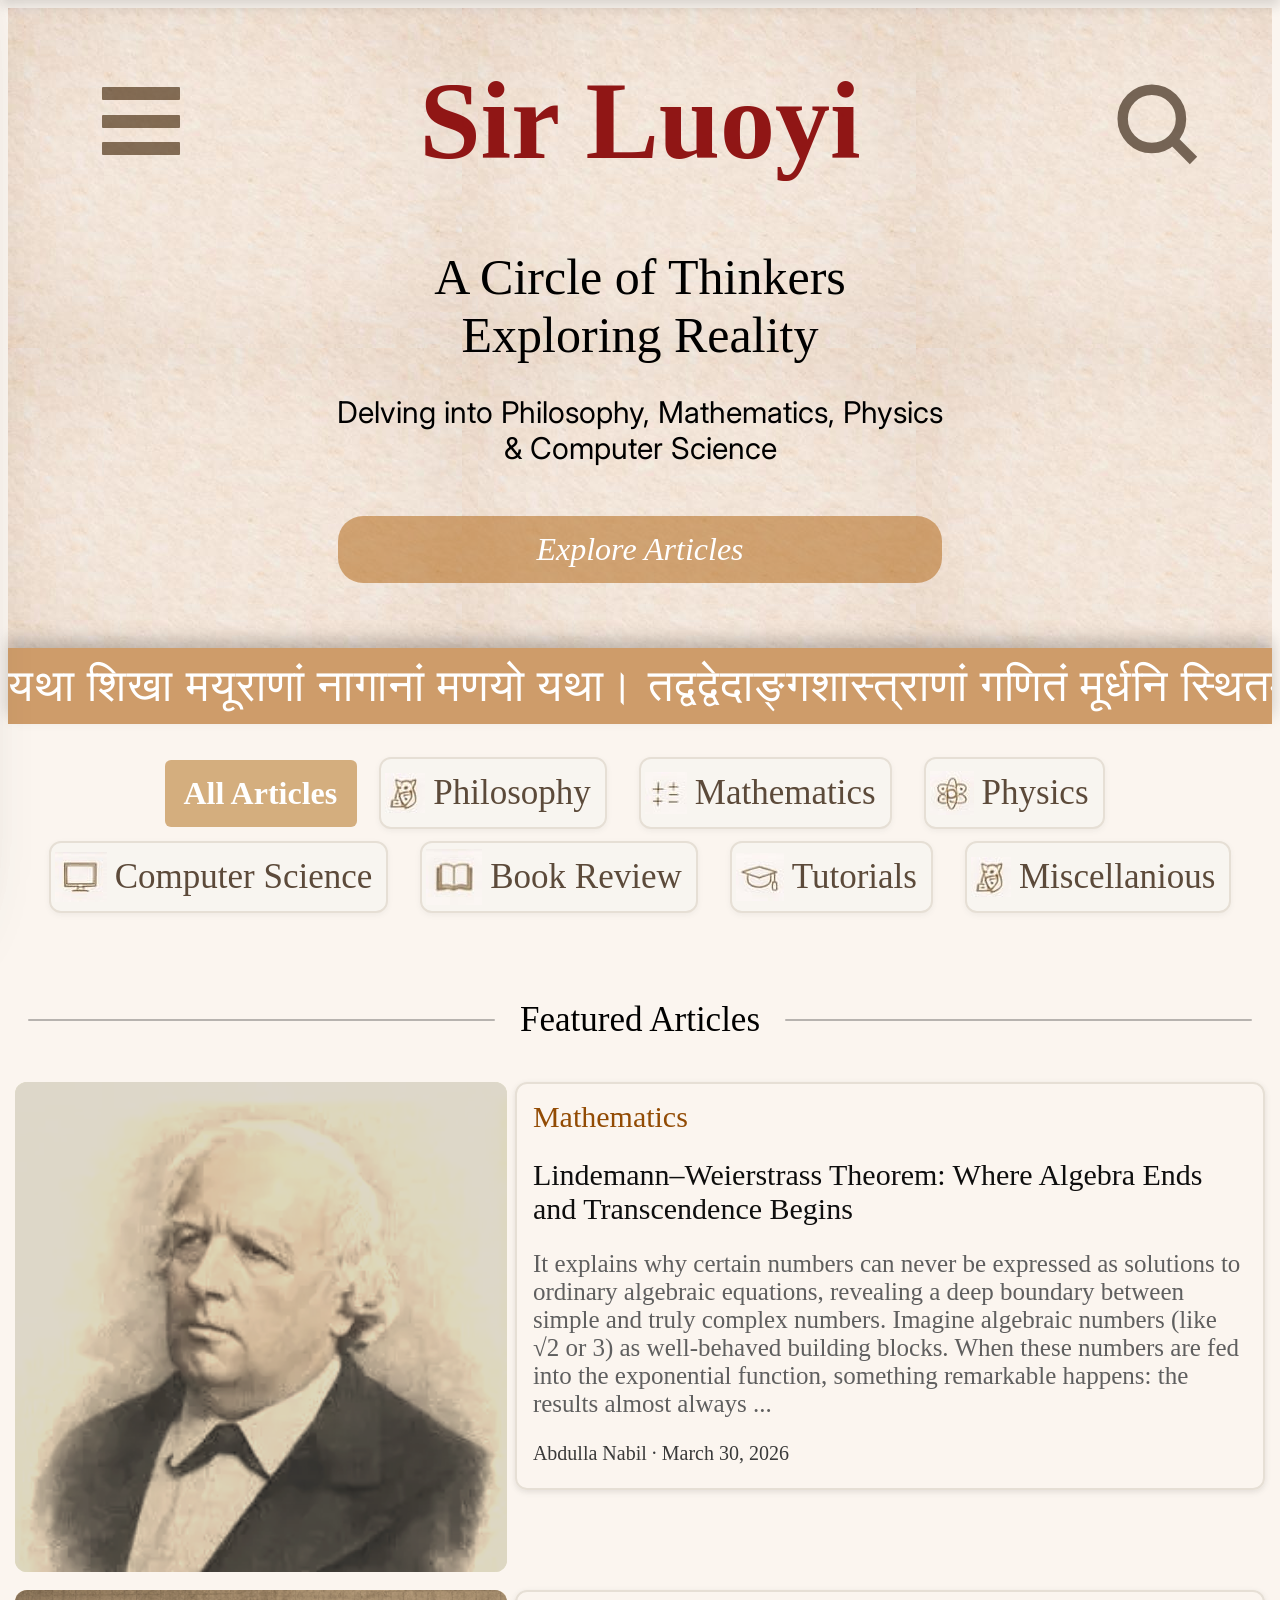
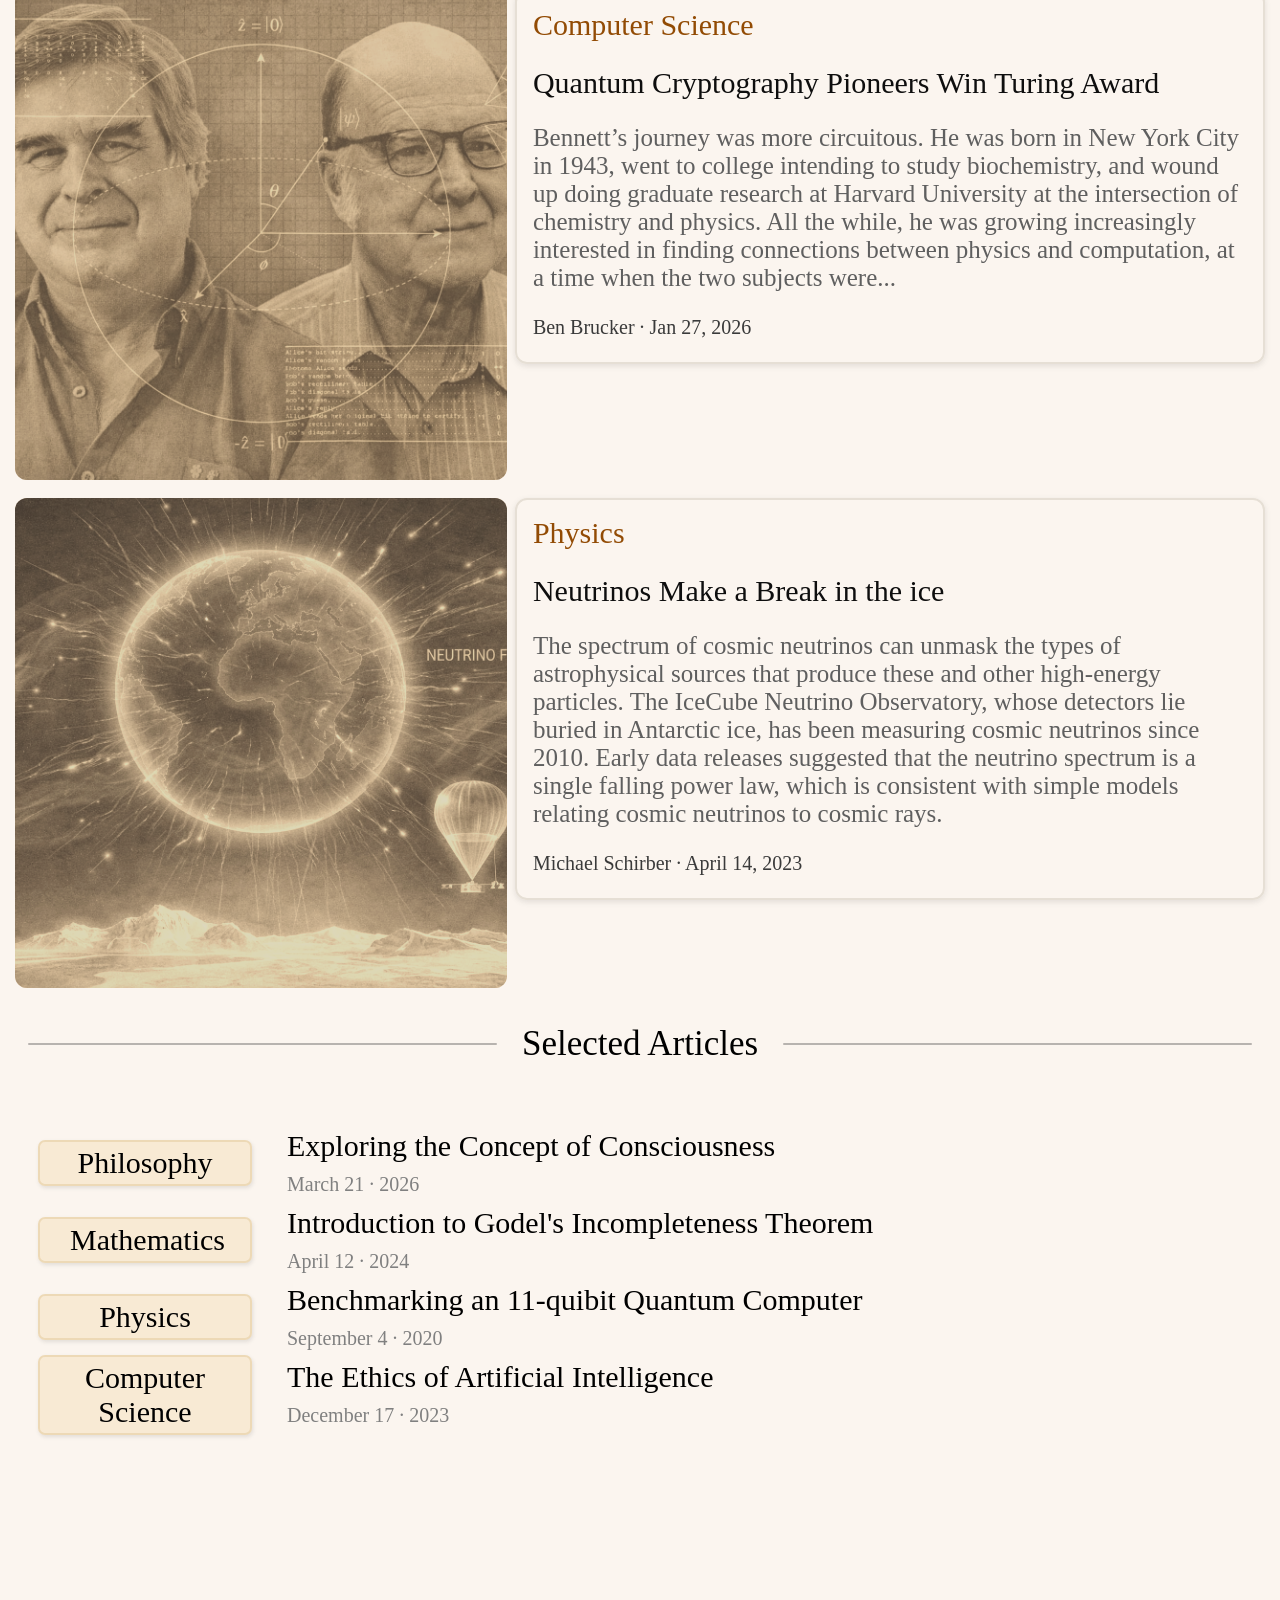
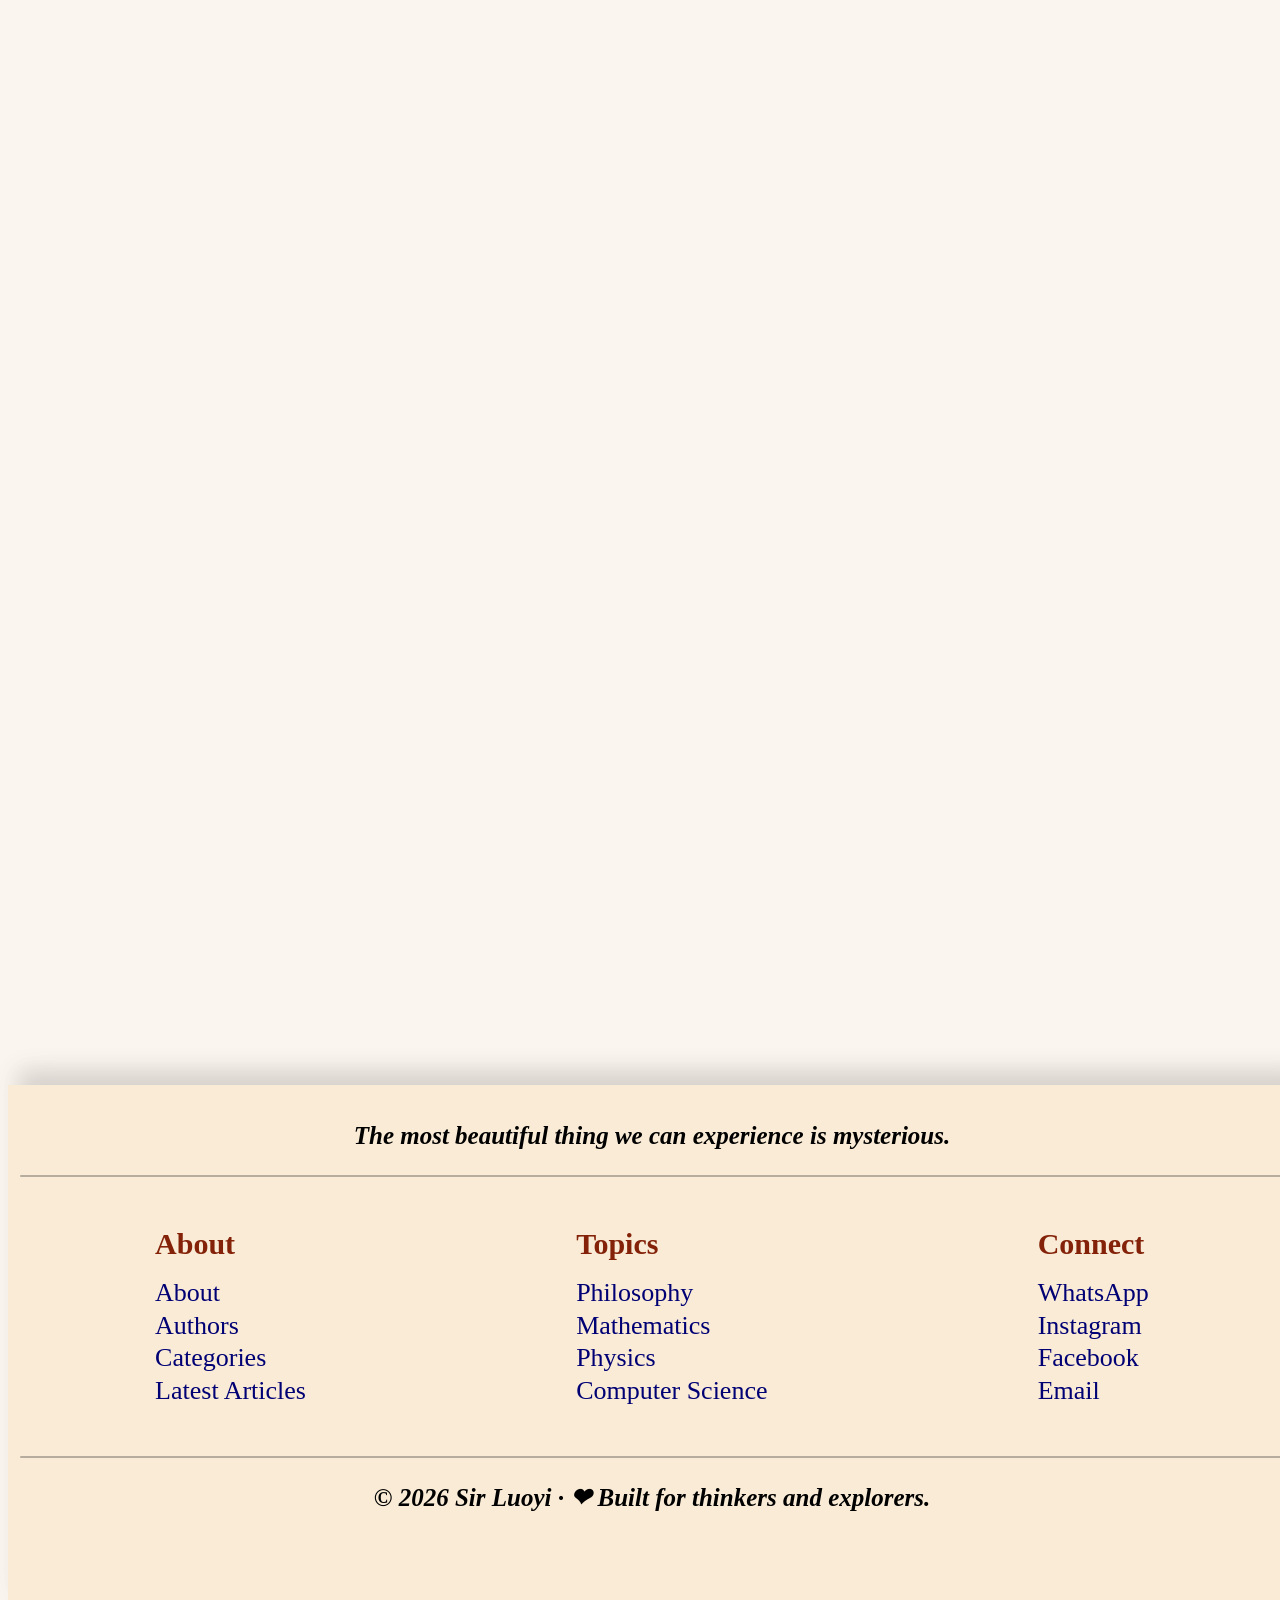
<file: index.html>
<!DOCTYPE html>
<html lang="en">
<head>
    <title>Sir Luoyi &middot Homepage</title>
		<link href="https://fonts.googleapis.com/css2?family=Inter&display=swap" rel="stylesheet">
		<link rel="stylesheet" href="home-page.css">
		<link rel="stylesheet" href="css/home-page-header.css">
</head>

<body>
	
<!-- HERO SECTION -->
<div class="hero-section">
	<div class="header">
		<div class="sirluoyi">Sir Luoyi</div>
	</div>
	<div class="tagline1">A Circle of Thinkers <br> Exploring Reality</div>
	<div class="tagline2">Delving into Philosophy, Mathematics, Physics <br>& Computer Science</div>
	<a class="explore-articles-hero" href="article-webpages/explore-articles-list.html">Explore Articles</a>
</div>
<div class="search-button-hero">
  <input type="text" placeholder="Search Articles" class="search-input">
  <button class="search-button">
	<svg viewBox="0 0 24 24" class="search-icon">
	<circle cx="11" cy="11" r="7"/>
	<line x1="16" y1="16" x2="21" y2="21"/>
  	</svg>
  </button>
</div>

<!-- Hamburger Button Top-->
<button class="hamburger-button-top js-slide">
	<div class="line30 js-slide"></div>
	<div class="line31 js-slide"></div>
	<div class="line32 js-slide"></div>
</button>

<!-- HEADER SECTION -->
<div class="header-article">
    <a href="../index.html" class="header-c1">
      Sir Luoyi
    </a>
    <div class="header-c2">
      <a class="header-c2-children" href="../index.html">Home</a>
      <button class="cat-button">Categories</button>
      <a class="header-c2-children" href="article-webpages/about.html">About</a>
    </div>
    <button class="header-c3 js-slide">
      <div class="line10 js-slide"></div>
      <div class="line11 js-slide"></div>
      <div class="line12 js-slide"></div>
    </button>
</div>

<!--Header Category Dropdown-->
<div class="header-category-drop"></div>

 <!--NAVIGATION BAR-->
<div class="navbar-parent js-navbar-parent js-slide">
	<div class="nav-child1">
		<div class="nav-sirluoyi">
			<div class="nav-sirluoyi-text">Sir Luoyi</div>
			<div class="nav-tagline-text">Explorer &bull; Teacher &bull; Writer</div>
		</div>
	</div>
	<div class="nav-search-box"><input type="text" placeholder="Search Articles"></input></div>
	<div class="js-navbar-category-box"></div>	
</div>

<!--Overlay-->
<div class="overlay js-slide"></div>

<!--Sanskrit Shloka-->
<div class="ticker">
	<div class="ticker-text"></div>
</div>

<!-- CATEGORIES -->
<div class="topics-section">
	<div class="categories">
		Categories
	</div>
	<div class="subtopic-div-1 js-subtopic-div-1"></div>
</div>

<!-- FEATURED ARTICLES SECTION -->
<div class="featured-articles-section">
	<div class="line2"></div>
	<div style="padding-left: 25px; padding-right: 25px;">Featured Articles</div>
	<div class="line2"></div>
</div>

<!--Article Box-->
<div class="js-featured-article-box"></div>

<!--SELECTED ARTICLES SECTION-->

<div class="featured-articles-section">
	<div class="line2"></div>
	<div style="padding: 25px 25px 25px 25px;">Selected Articles</div>
	<div class="line2"></div>
</div>

<!--Selected Articles Box-->
<!--box1-->
<div class="js-selected-articles"></div>

<!--FOOTER-->

<div class="footer">
	<p class="footer-para">The most beautiful thing we can experience is mysterious.</p>
	<div class="line2"></div>
	<div class="footer-box-parent"></div>
	<div class="line2"></div>
	<p class="footer-para">&#169; 2026 Sir Luoyi &middot; &#x2764; Built for thinkers and explorers. </p>
</div>

</body>

<script type="module" src="home-page.js"></script>

</html>
</file>
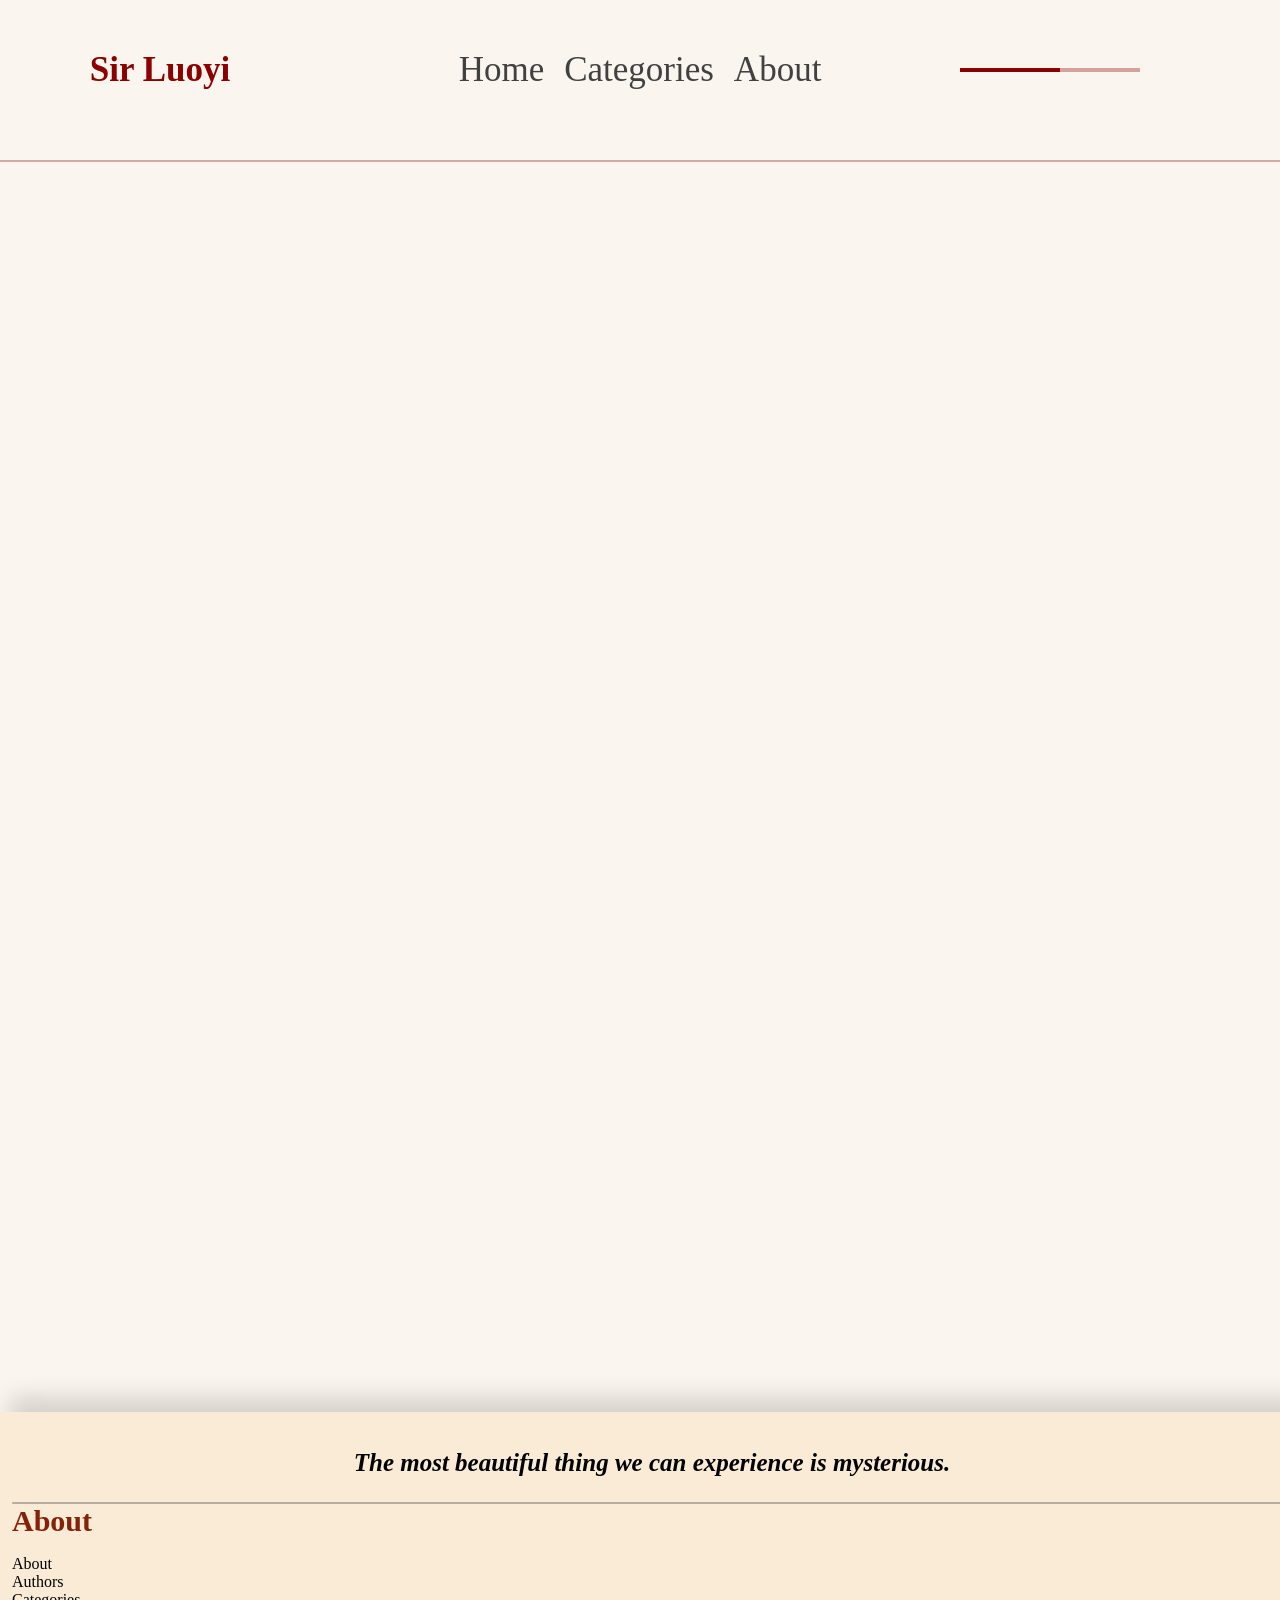
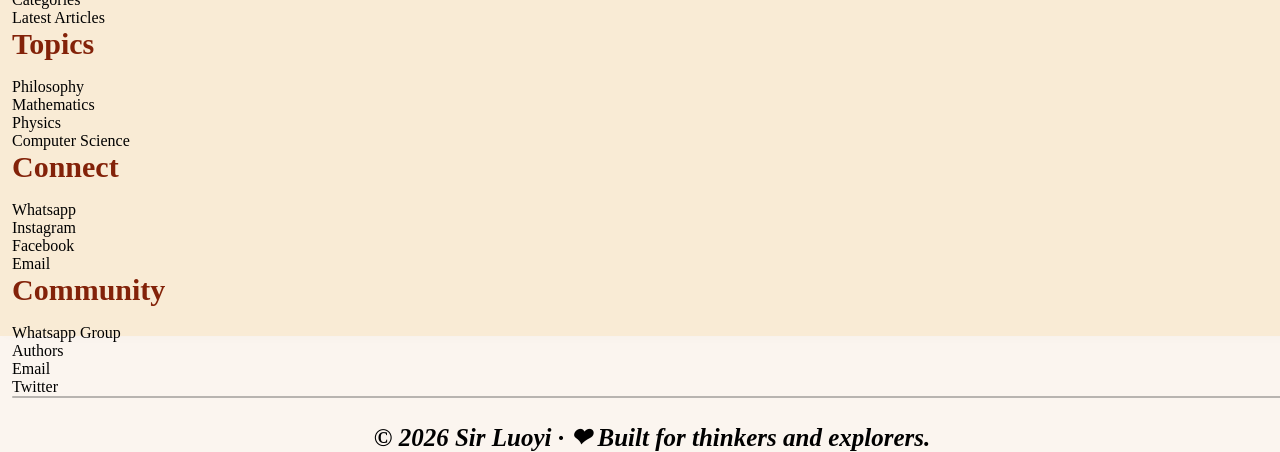
<file: article-webpages/about.html>
<!DOCTYPE html>
<html>
<head>
    <title> Philosophy </title>
    <link rel="stylesheet" href="../css/articles-header.css">
    <link rel="stylesheet" href="../home-page.css">
</head>

<body>
<!-- HEADER SECTION -->
  <div class="header">
    <a href="../index.html" class="header-c1">
      Sir Luoyi
    </a>
    <div class="header-c2">
      <div>Home</div>
      <div>Categories</div>
      <div>About</div>
    </div>
    <div class="header-c3">
      <div class="header-c31"></div>
      <div class="header-c32"></div>
    </div>
  </div>
  <div class="header-line-bottom"></div>

<!-- ARTICLE SECTION-->
 <!--Article Header-->

<div></div>

<!--FOOTER-->

<div class="footer">
	<p class="footer-para">The most beautiful thing we can experience is mysterious.</p>
	<div class="line2"></div>

	<div class="footer-child">
		<div class="footer-box">
			<div class="footer-box-header">About</div>
			<div>
				<div class="fbh-child">About</div>
				<div class="fbh-child">Authors</div>
				<div class="fbh-child">Categories</div>
				<div class="fbh-child">Latest Articles</div>
			</div>
		</div>

		<div class="footer-box">
			<div class="footer-box-header">Topics</div>
			<div>
				<div class="fbh-child">Philosophy</div>
				<div class="fbh-child">Mathematics</div>
				<div class="fbh-child">Physics</div>
				<div class="fbh-child">Computer Science</div>
			</div>
		</div>


		<div class="footer-box">
			<div class="footer-box-header">Connect</div>
			<div>
				<div class="fbh-child">Whatsapp</div>
				<div class="fbh-child">Instagram</div>
				<div class="fbh-child">Facebook</div>
				<div class="fbh-child">Email</div>
			</div>
		</div>


		<div class="footer-box">
			<div class="footer-box-header">Community</div>
			<div>
				<div class="fbh-child">Whatsapp Group</div>
				<div class="fbh-child">Authors</div>
				<div class="fbh-child">Email</div>
				<div class="fbh-child">Twitter</div>
			</div>
		</div>
	</div>

	<div class="line2"></div>

	<p class="footer-para">&#169; 2026 Sir Luoyi &middot; &#x2764; Built for thinkers and explorers. </p>

</div>


</body>
</html>
</file>
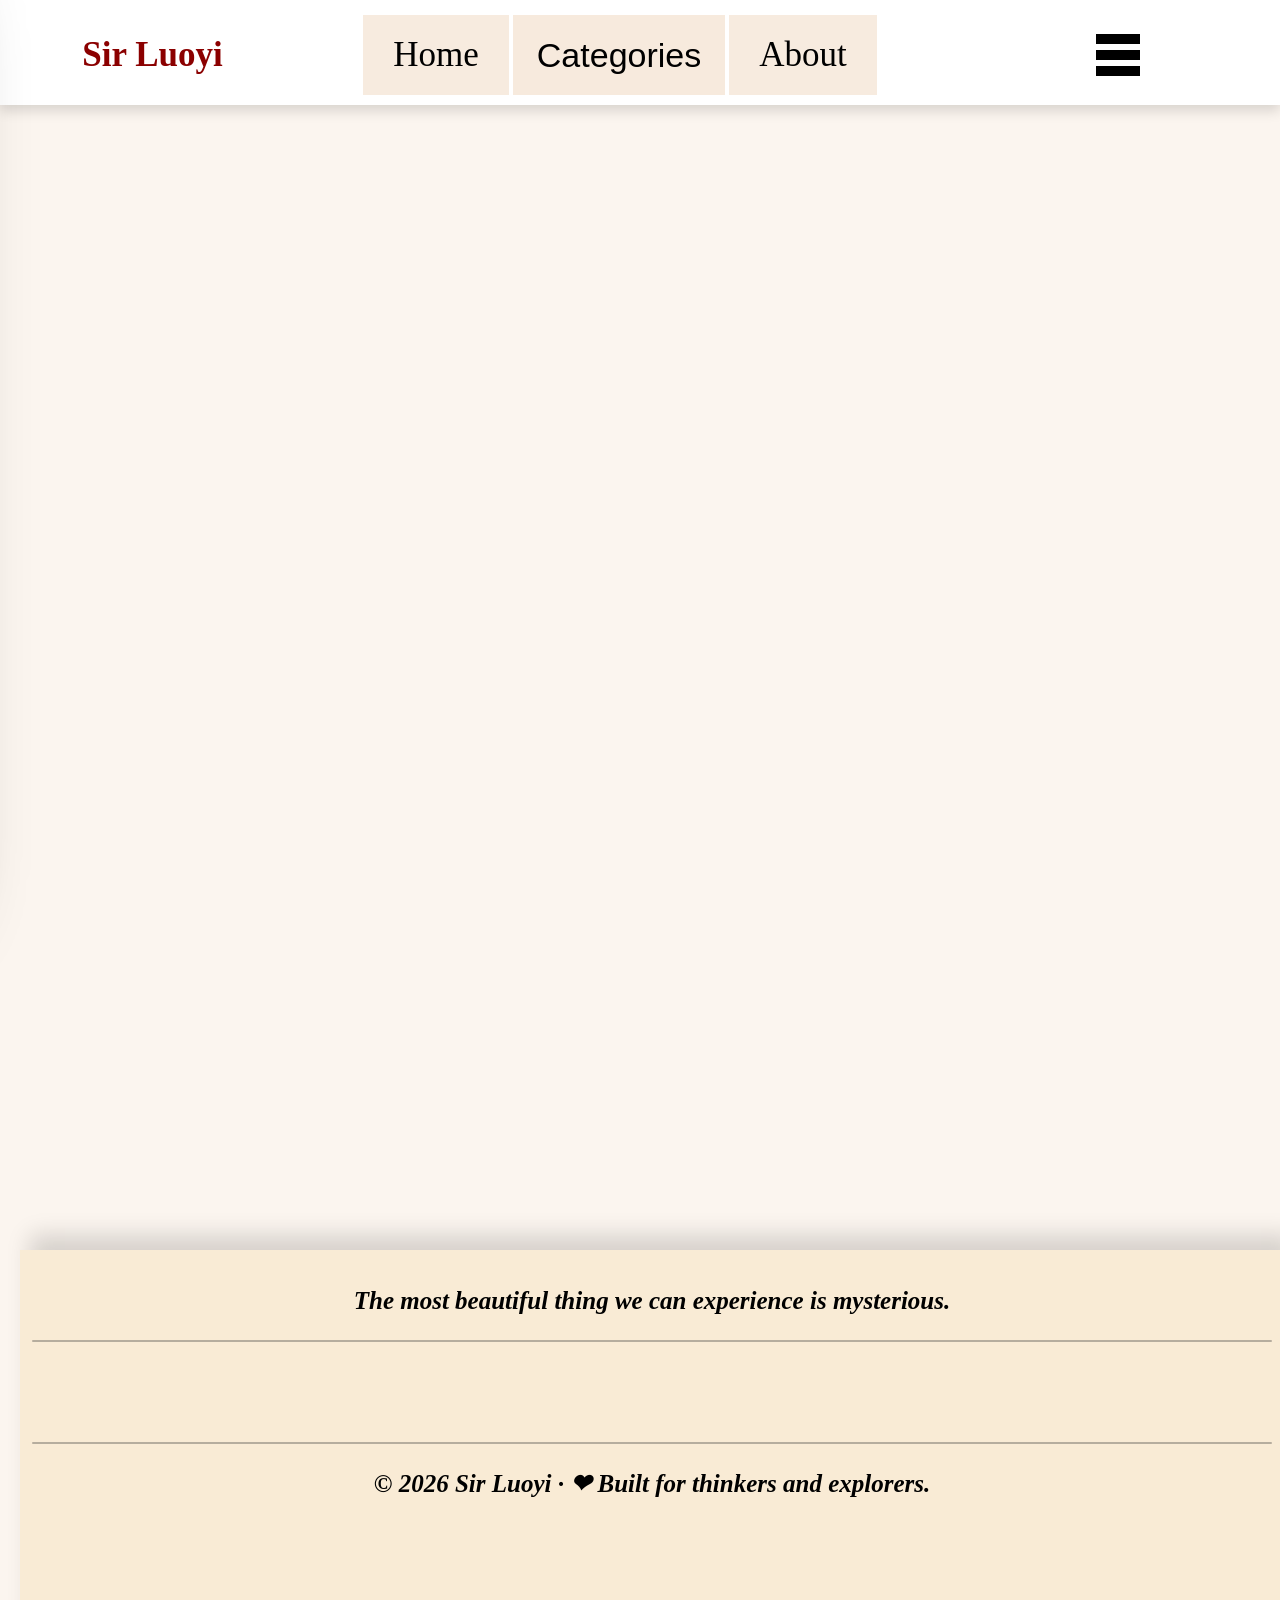
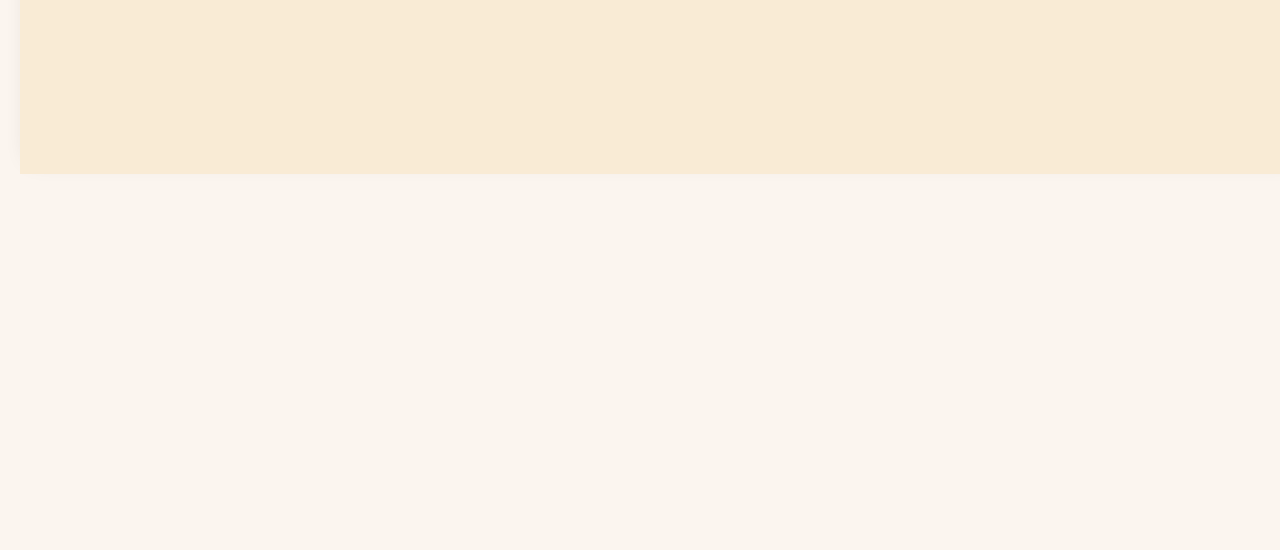
<file: article-webpages/article.html>
<!DOCTYPE html>
<html>
<head>
    <title>Sir Luoyi</title>
    <link rel="stylesheet" href="../css/article-page-header.css">
    <link rel="stylesheet" href="../css/article.css">
    <link rel="stylesheet" href="../home-page.css">
    <link rel="stylesheet" href="../css/home-page-header.css">
    
</head>

<body>

<!-- HEADER SECTION -->
<div class="art-header-article">
    <a href="../index.html" class="header-c1">
      Sir Luoyi
    </a>
    <div class="header-c2">
      <a class="header-c2-children" href="../index.html">Home</a>
      <button class="cat-button art-cat-button js-art-dropdown">Categories</button>
      <a class="header-c2-children" href="about.html">About</a>
    </div>
    <button class="hamburger-button">
      <div class="art-line10 js-art-active"></div>
      <div class="art-line11 js-art-active"></div>
      <div class="art-line12 js-art-active"></div>
    </button>
</div>

<!--Header Category Dropdown-->
<div class="header-category-drop js-art-dropdown"></div>
<!--Progress Bar-->
<div class="art-progress-bar"></div>

<!--NAVIGATION BAR-->
<div class="art-navbar-parent js-art-active">
	<div class="nav-child1">
		<div class="nav-sirluoyi">
			<div class="nav-sirluoyi-text">Sir Luoyi</div>
			<div class="nav-tagline-text">Explorer &bull; Teacher &bull; Writer</div>
		</div>
	</div>
  <div class="nav-search-box"><input type="text" placeholder="Search Articles"></input></div>
	<div class="art-js-navbar-category-box"></div>	
</div>

<!--Overlay-->
<div class="overlay js-slide js-art-active"></div>













<!-- ARTICLE SECTION-->
<div class="js-import-articles"></div>

<!--FOOTER-->
<div class="footer">
	<p class="footer-para">The most beautiful thing we can experience is mysterious.</p>
	<div class="line2"></div>
	<div class="footer-box-parent"></div>
	<div class="line2"></div>
	<p class="footer-para">&#169; 2026 Sir Luoyi &middot; &#x2764; Built for thinkers and explorers. </p>
</div>


<script type="module" src="../scripts/article.js"></script>
</body>
</html>
</file>
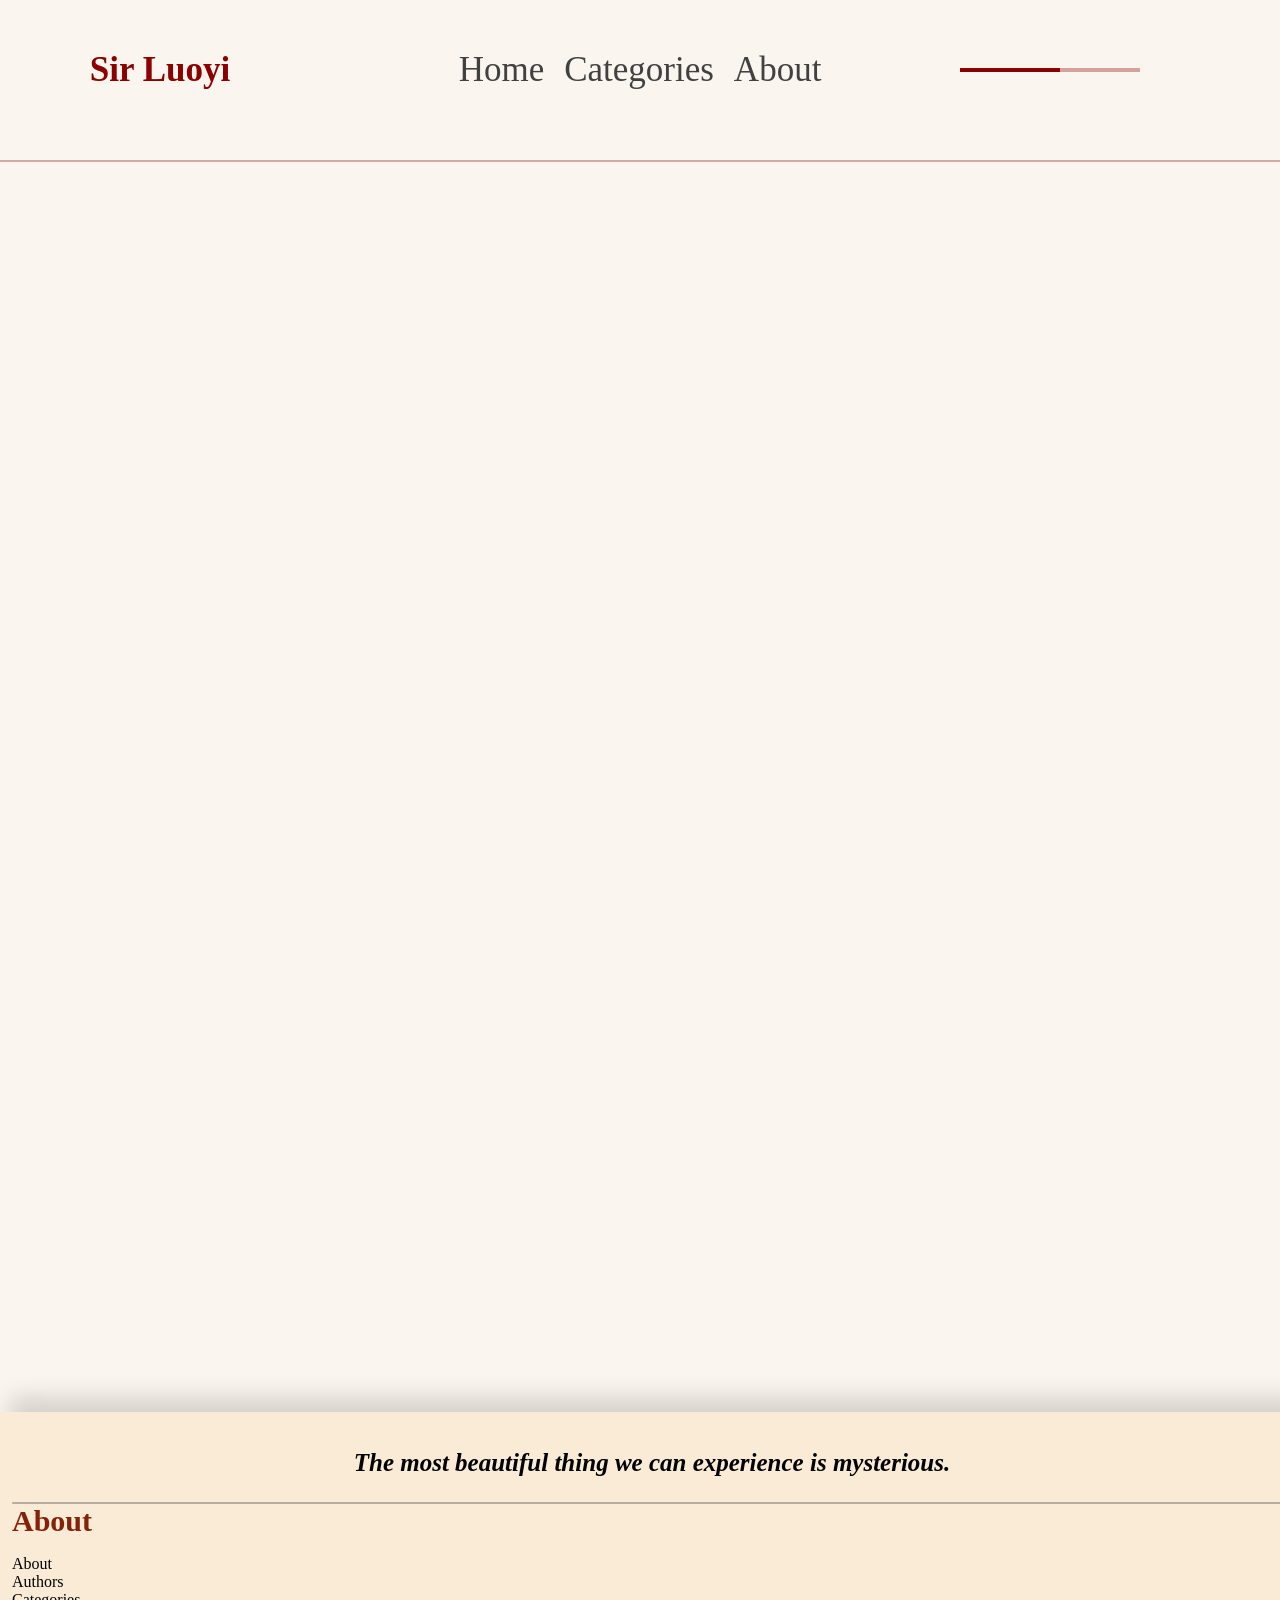
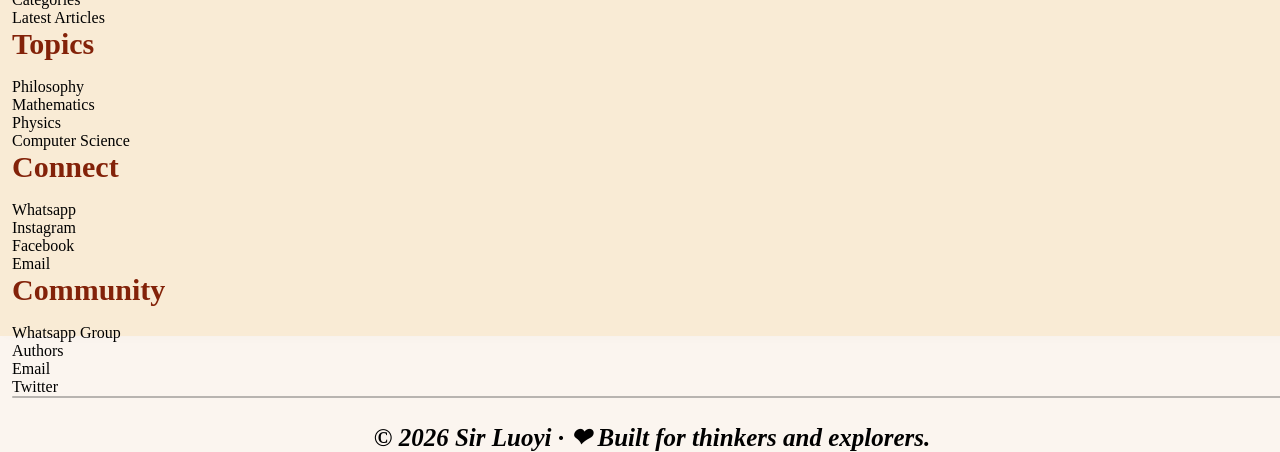
<file: article-webpages/author.html>
<html>
<head>
    <title> Philosophy </title>
    <link rel="stylesheet" href="../css/articles-header.css">
    <link rel="stylesheet" href="../home-page.css">
</head>

<body>
<!-- HEADER SECTION -->
  <div class="header">
    <a href="../index.html" class="header-c1">
      Sir Luoyi
    </a>
    <div class="header-c2">
      <div>Home</div>
      <div>Categories</div>
      <div>About</div>
    </div>
    <div class="header-c3">
      <div class="header-c31"></div>
      <div class="header-c32"></div>
    </div>
  </div>
  <div class="header-line-bottom"></div>

<!-- ARTICLE SECTION-->
 <!--Article Header-->

<div></div>

<!--FOOTER-->

<div class="footer">
	<p class="footer-para">The most beautiful thing we can experience is mysterious.</p>
	<div class="line2"></div>

	<div class="footer-child">
		<div class="footer-box">
			<div class="footer-box-header">About</div>
			<div>
				<div class="fbh-child">About</div>
				<div class="fbh-child">Authors</div>
				<div class="fbh-child">Categories</div>
				<div class="fbh-child">Latest Articles</div>
			</div>
		</div>

		<div class="footer-box">
			<div class="footer-box-header">Topics</div>
			<div>
				<div class="fbh-child">Philosophy</div>
				<div class="fbh-child">Mathematics</div>
				<div class="fbh-child">Physics</div>
				<div class="fbh-child">Computer Science</div>
			</div>
		</div>


		<div class="footer-box">
			<div class="footer-box-header">Connect</div>
			<div>
				<div class="fbh-child">Whatsapp</div>
				<div class="fbh-child">Instagram</div>
				<div class="fbh-child">Facebook</div>
				<div class="fbh-child">Email</div>
			</div>
		</div>


		<div class="footer-box">
			<div class="footer-box-header">Community</div>
			<div>
				<div class="fbh-child">Whatsapp Group</div>
				<div class="fbh-child">Authors</div>
				<div class="fbh-child">Email</div>
				<div class="fbh-child">Twitter</div>
			</div>
		</div>
	</div>

	<div class="line2"></div>

	<p class="footer-para">&#169; 2026 Sir Luoyi &middot; &#x2764; Built for thinkers and explorers. </p>

</div>


</body>
</html>
</file>
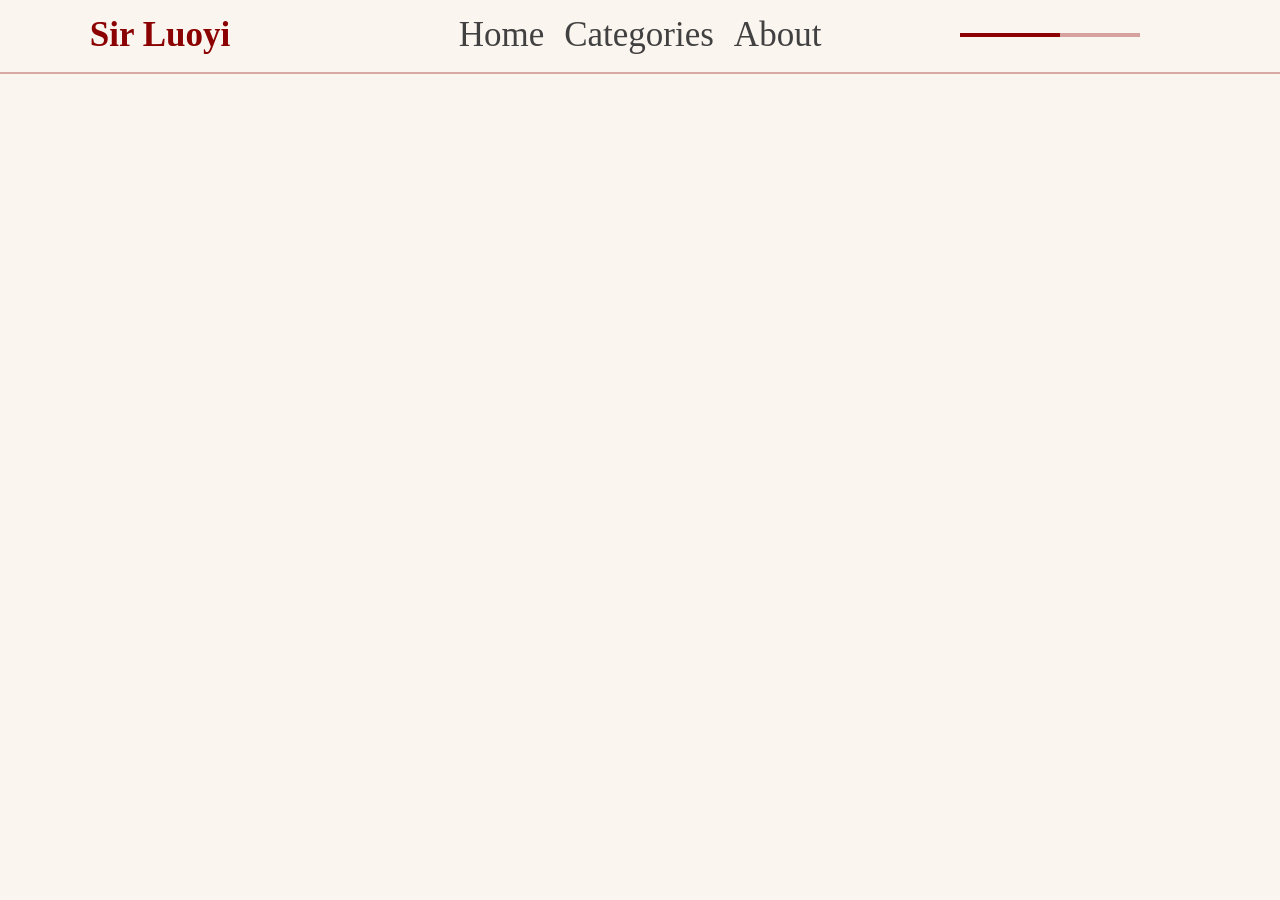
<file: article-webpages/book-reviews.html>
<!DOCTYPE html>
<html>
<head>
    <title> Philosophy </title>
    <link rel="stylesheet" href="articles-header.css">
</head>

<body>
  <!-- HEADER SECTION -->
  <div class="header">
    <a href="../index.html" class="header-c1">
      Sir Luoyi
    </a>
    <div class="header-c2">
      <div>Home</div>
      <div>Categories</div>
      <div>About</div>
    </div>
    <div class="header-c3">
      <div class="header-c31"></div>
      <div class="header-c32"></div>
    </div>
  </div>
  <div class="header-line-bottom"></div>

</body>
</html>
</file>
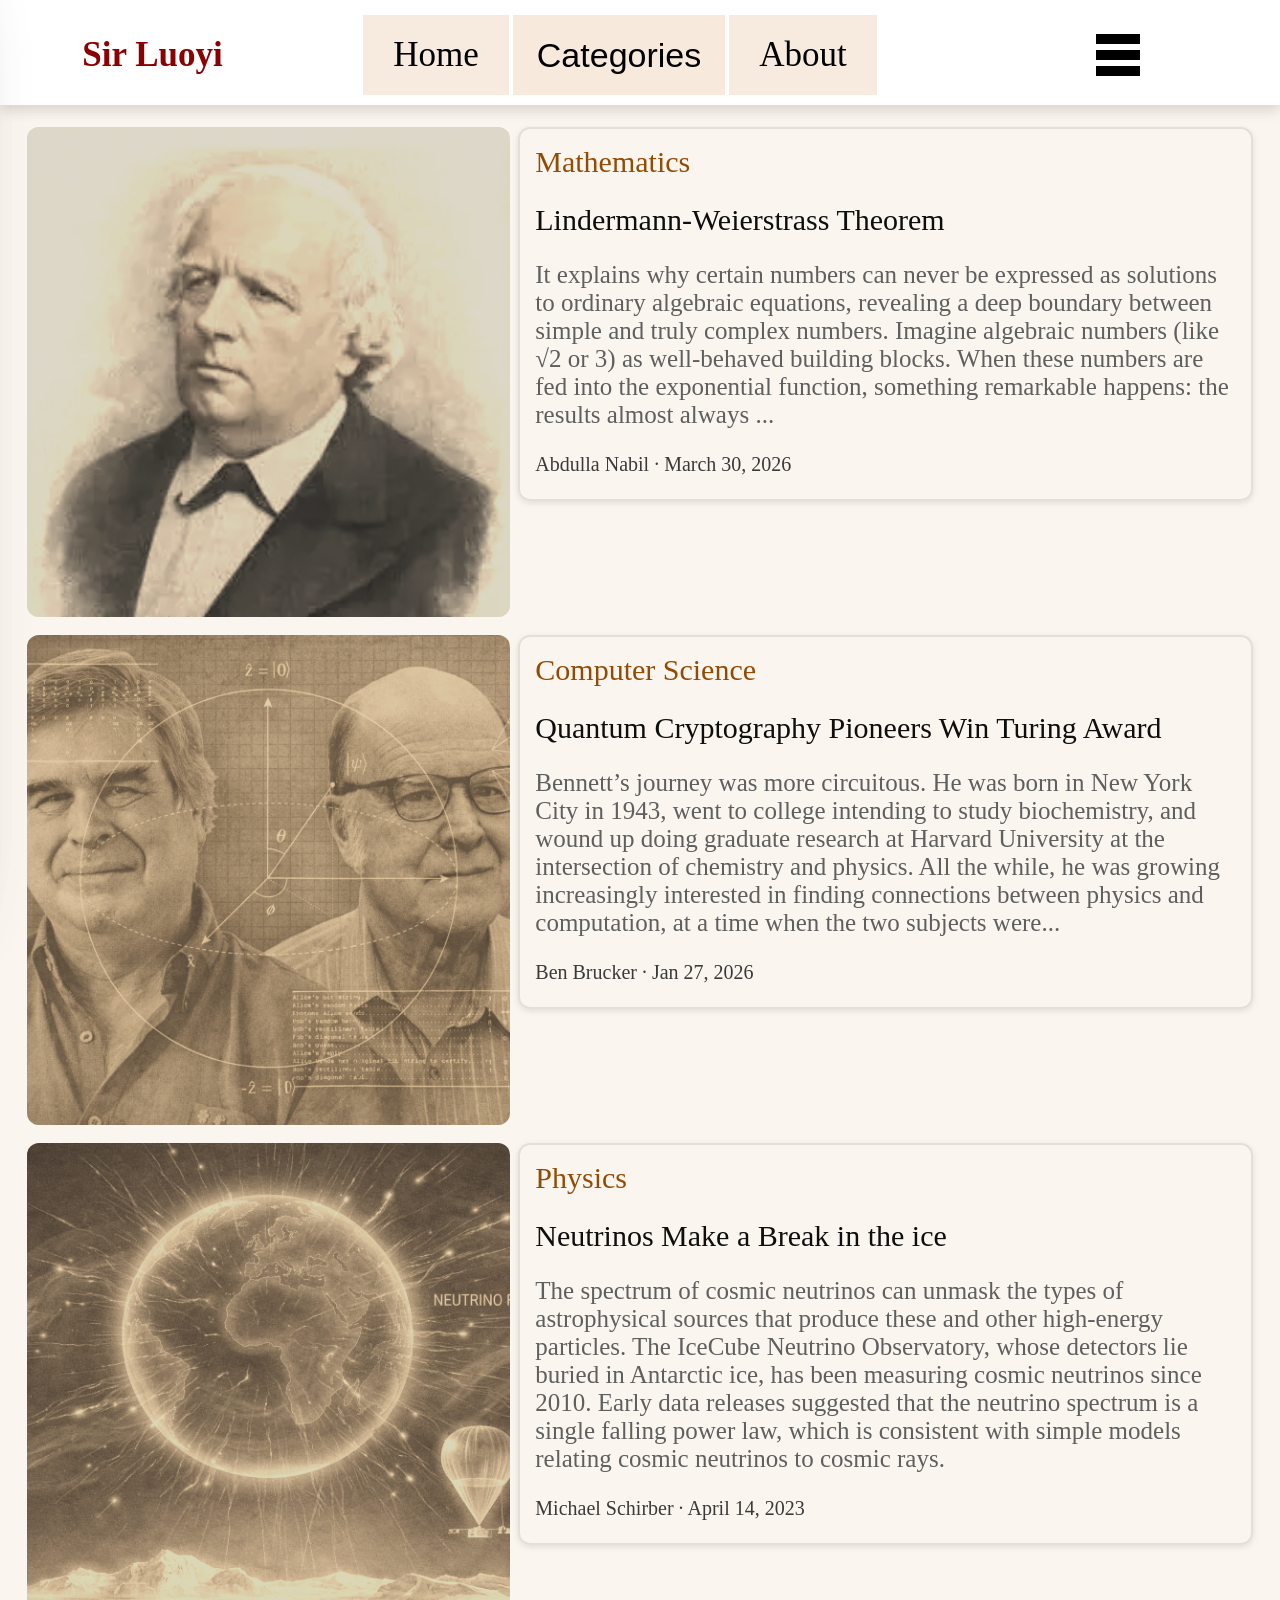
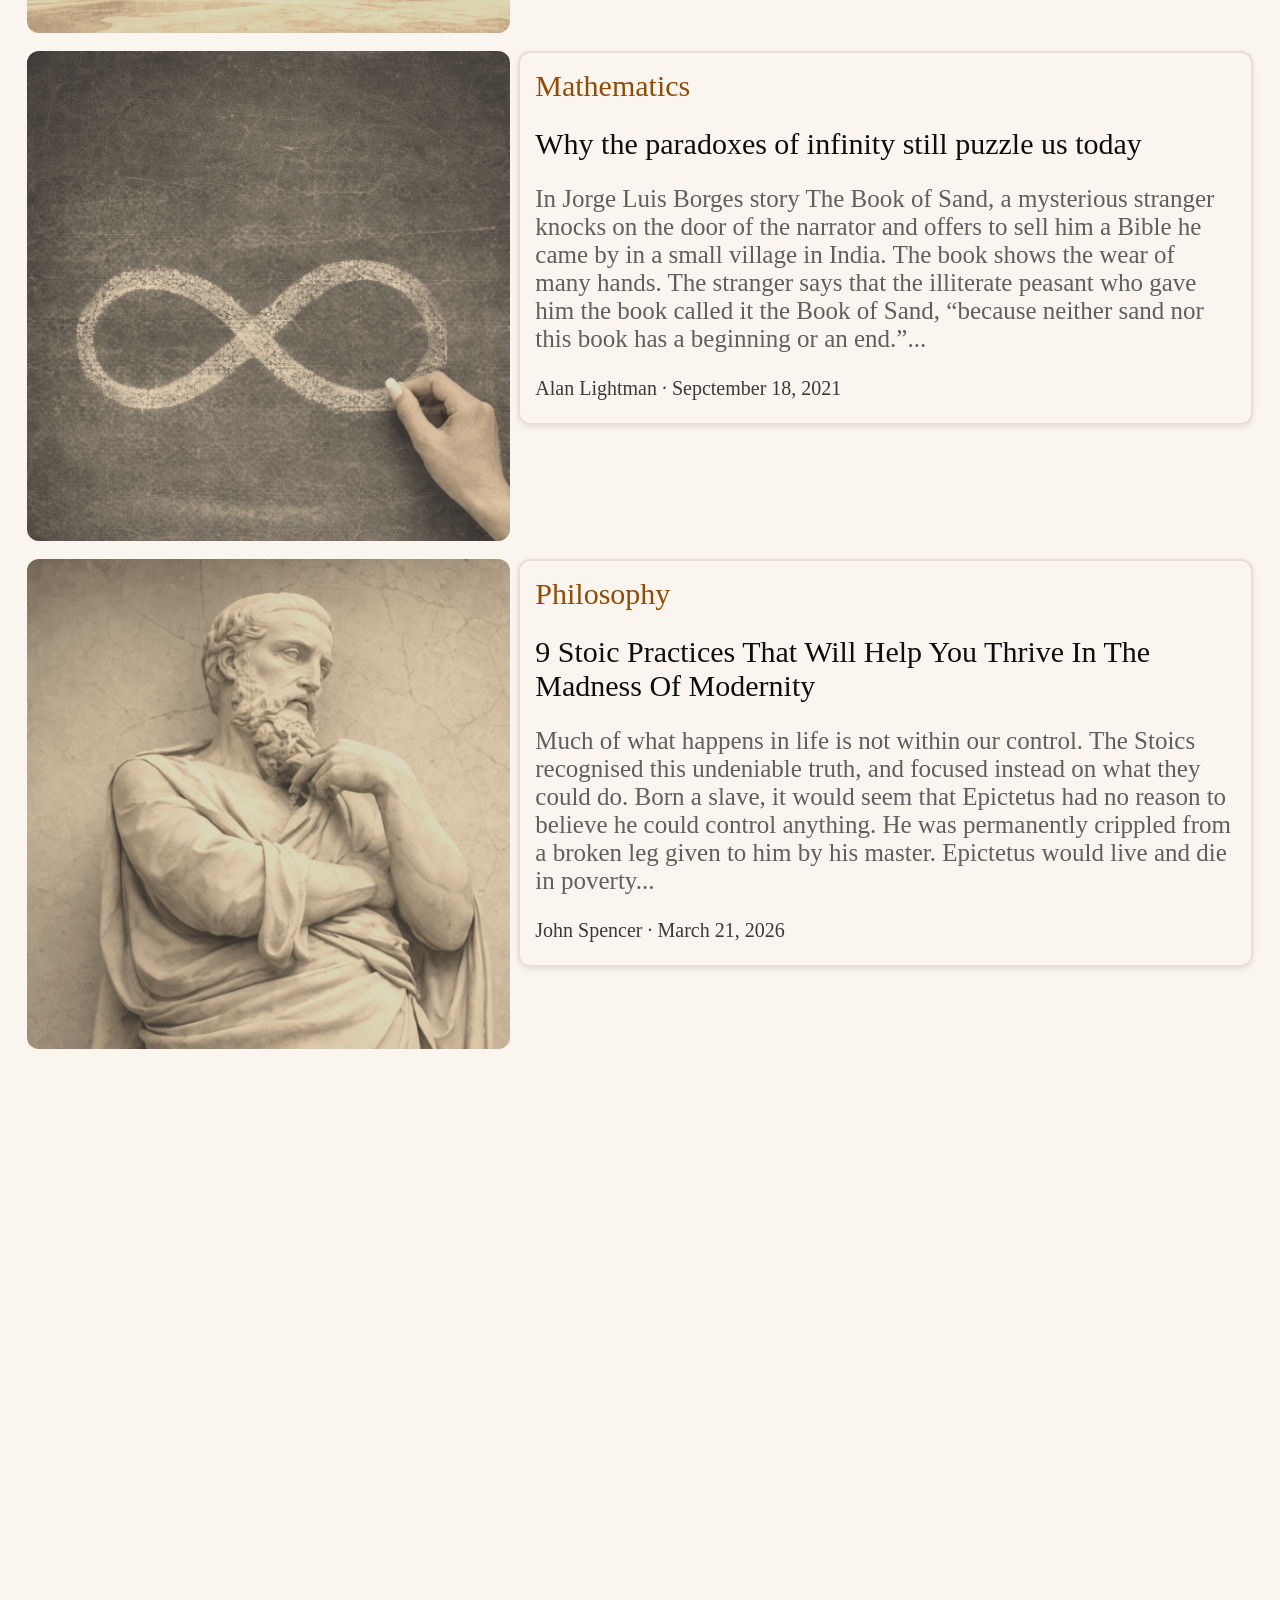
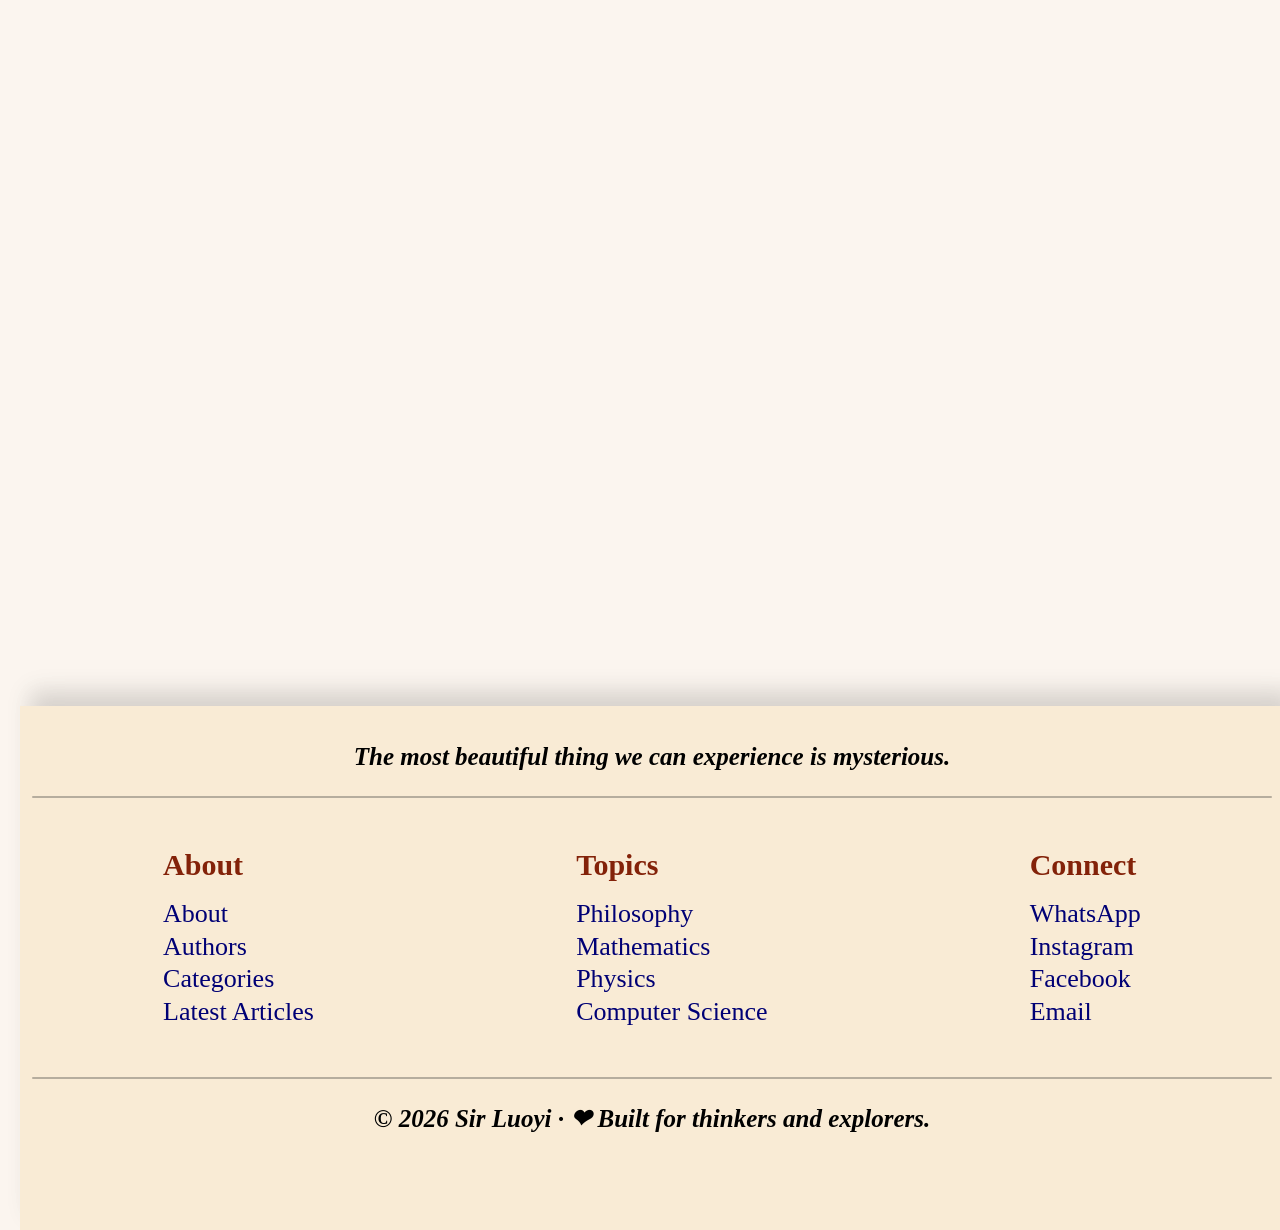
<file: article-webpages/explore-articles-list.html>
<!DOCTYPE html>
<html>
<head>
    <title> Philosophy </title>
    <link rel="stylesheet" href="../css/article-page-header.css">
    <link rel="stylesheet" href="../css/article.css">
    <link rel="stylesheet" href="../home-page.css">
    <link rel="stylesheet" href="../css/home-page-header.css">
</head>

<body>


<!-- HEADER SECTION -->
<div class="art-header-article">
    <a href="../index.html" class="header-c1">
      Sir Luoyi
    </a>
    <div class="header-c2">
      <a class="header-c2-children" href="../index.html">Home</a>
      <button class="cat-button art-cat-button js-art-dropdown">Categories</button>
      <a class="header-c2-children" href="about.html">About</a>
    </div>
    <button class="hamburger-button">
      <div class="art-line10 js-art-active"></div>
      <div class="art-line11 js-art-active"></div>
      <div class="art-line12 js-art-active"></div>
    </button>
</div>

<!--Header Category Dropdown-->
<div class="header-category-drop js-art-dropdown"></div>

<!--NAVIGATION BAR-->
<div class="art-navbar-parent js-art-active">
	<div class="nav-child1">
		<div class="nav-sirluoyi">
			<div class="nav-sirluoyi-text">Sir Luoyi</div>
			<div class="nav-tagline-text">Explorer &bull; Teacher &bull; Writer</div>
		</div>
	</div>
  <div class="nav-search-box"><input type="text" placeholder="Search Articles"></input></div>
	<div class="art-js-navbar-category-box"></div>	
</div>

<!--Overlay-->
<div class="overlay js-slide js-art-active"></div>



















  <!--Articles List-->
  <div class="js-data-import"></div>

<!--FOOTER-->

<div class="footer">
	<p class="footer-para">The most beautiful thing we can experience is mysterious.</p>
	<div class="line2"></div>
	<div class="footer-box-parent"></div>
	<div class="line2"></div>
	<p class="footer-para">&#169; 2026 Sir Luoyi &middot; &#x2764; Built for thinkers and explorers. </p>
</div>


<script type="module" src="../scripts/explore-articles-list.js"></script>


</body>
</html>
</file>
<file: home-page.css>
body {
	background-color:  rgba(244, 227, 210, 0.352);
	margin-bottom: 0px;
	position: relative;
	min-height: 100vh;
}

.hero-section {
	display: flex;
	flex-direction: column;
	position: relative;
    background-image: url('image/hero-section-back.jpeg');
	z-index: 0;

}

/* HAMBURGER CONTAINER */

.line2 {
	width: 100%;
	height: 2px;
	background-color: #33333356;
	border-radius: 1px;
	align-items: center;
	flex: 1;
}

.header {
	/* font-family: 'great vibes', cursive; */
	margin-top: 50px;
	margin-bottom: 70px;
	display: flex;
}

/* SIR LUOYI */

.sirluoyi {
	position: absolute;
	left: 50%;
	transform: translateX(-50%);
	white-space: nowrap;
	text-align: center;
	font-family: 'times new roman';
	font-size: 110px;
	color: rgba(141, 16, 16, 0.978);
	font-weight: 550;
	margin: 0;
	padding: 0;
}

/* Hamburger Button Top */
.hamburger-button-top {
	display: flex;
	flex-direction: column;
	position: absolute;
	top: 78px;
	left: 7%;
	width: 90px;
	height: 70px;
	background: transparent;
	border: none;
	justify-content: space-between;
	transform: rotate(0deg);
	transition: transform 0.3s ease;
}

.hamburger-button-top.slide {
	transform: translateX(450%) translateY(-30px) rotate(90deg);
    z-index: 5000;
}

.line30,
.line31,
.line32 {
	width: 100%;
	height: 13px;
	/* background-color: #333333b3; */
	background-color: #432709a2;
	border-radius: 1px;
	opacity: 1;
	transform: translateY(0) rotate(0);
	transition: transform 0.3s ease, opacity 0.3s ease;
}

.line30.slide {
	transform: translateY(27px) rotate(45deg);
}

.line31.slide {
	opacity: 0;
}

.line32.slide {
	transform: translateY(-27px) rotate(-45deg);
}

/* Explore articles box */
.explore-articles-hero {
	text-align: center;
	margin: 0px 330px 65px 330px;
	padding: 15px 10px 15px 10px;
	background-color: rgba(177, 101, 19, 0.526);
	font-size: 32px;
	font-family: "Times New Roman", serif;
	color: #ffffff;
  	font-style: italic;
	text-decoration: none;
	border-radius: 25px;
}

/* Search button hero */
.search-button-hero {
	position: absolute;
	display: flex;
	top: 52px;
	right: 60px;
	z-index: 501;
}

.search-icon {
  width: 100px;
  height: 100px;
  stroke: #5C4A3A;
  stroke-width: 2.5;
  fill: none;
  opacity: 0.83;
}  

.search-button {
	background: transparent;
  	border: none;
	transition: all 0.3s ease;
}

.search-button.appear {
	transform: scale(1.2);
	filter: brightness(1.3);
}


.search-input {
	font-size: 50px;
	opacity: 0;
	text-align: center;
	font-family: "Times New Roman", serif;
	font-style: italic;
	border-radius: 30px;
	width: 550px;
	padding: 29px 0px;
	border: 6px solid rgba(165, 91, 42, 0.422);
	background-color: rgb(255, 252, 249);
	transform-origin: right;
	transform: scale(0, 1);
	transition: transform 0.22s ease;
}

.search-input.appear {
    opacity: 1;
	transform: scale(1, 1) translateX(-25px);

}

.search-input:focus {
	outline: none;
	
}

input {
	font-size: 50px;
}

.tagline1 {
	font-family: serif;
	font-size: 50px;
	justify-content: center;
	text-align: center;
	padding-left: 120px;
	padding-right: 120px;
	margin-bottom: 30px;
	margin-top: 120px;
}

.tagline2 {
	font-family: 'Inter', sans-serif;
	font-size: 30px;
	justify-content: center;
	text-align: center;
	margin-bottom: 50px;
}

/* TOPIC-SECTION */

.topics-section {
	display: flex;
	flex-direction: column;
	margin-top: 30px;
	margin-bottom: 55px;
}

.categories {
	color: #2c2c2cde;
	font-family: "playfair display", serif;
	font-weight: 600;
	font-size: 40px;
	text-align: center;
	margin-bottom: 20px;
}

.subtopic-div-1 {
	display: flex;
	align-items: center;
	justify-content: center;
	margin-bottom: 20px;
	gap: 12px;
	padding: 12px 16px;
	flex-wrap: wrap;
}

.topic-box {
	height: 60px;
	font-size: 35px;
	color: #5C4A3A;
	text-align: center;
	align-items: center;
	display: flex;
	flex-direction: row;
	margin-left: 10px;
	margin-right: 10px;
	background-color: #f8f5f0;
	padding: 4px;
	border: 2px solid #e6dfd5;
	border-radius: 12px;
	box-shadow: 0 2px 6px rgba(0, 0, 0, 0.05);
	text-decoration: none;
}

.all-articles-box {
	display: inline-block;
	background-color: rgba(183, 122, 41, 0.568);
	padding: 15px 10px;
	border-radius: 6px;
	color: white;
	font-size: 32px;
	font-family: 'Times New Roman', serif;
	text-decoration: none;
	font-weight: bold;
	
}

.icon img {
	width: 100%;
	height: 100%;
	object-fit: contain;
	display: block;
} 

.text-card {
	padding-left: 8px;
	padding-right: 10px;
}

/* FEATURED ARTICLES SECTION */


.featured-articles-section {
	display: flex; 
	font-size: 35px; 
	align-items: center; 
	margin-bottom: 35px;
	margin-left: 20px;
	margin-right: 20px;
}

.article1 {
	display: flex;
	flex-direction: row;
	font-size: 30px;
	text-decoration: none;
	padding: 7px;
	align-items: flex-start;
	margin-bottom: 4px;
}

.article1-box1 {
	width: 40%;
	overflow: hidden;
	display: flex;
}

.article1-box1 img {
	width: 100%;
	height: 490px;
	object-fit: cover;
	object-position: top;
	display: block;
	border-radius: 12px;
	margin-right: 0;
	filter: sepia(0.65) brightness(0.92) contrast(0.88) saturate(0.85);
	mix-blend-mode: multiply;
	background-color: #f4e3d2;
	opacity: 0.92;
}

.article1-box2 {
	display: flex;
	flex-direction: column;
	border: 2px solid #e6dfd5;
	border-radius: 12px;
	box-shadow: 0 2px 6px rgba(0, 0, 0, 0.1);
	color: #5C4A3A;
	text-align: left;
	width: 60%;
	margin-left: 8px;
	min-width: 0;
	padding: 3.5px;
}

.article-category {
	padding: 12px;
	color: rgb(146, 75, 4);
}

.article-title {
  	padding: 12px;
	color: rgb(14, 14, 14);
}

.article-main {
  	padding: 12px;
	color: rgb(95, 95, 95);
	font-size: 25px;
}

.article-footer {
  	padding: 12px;
	color: rgb(58, 58, 58);
	font-size: 20px;
	margin-bottom: 8px;
}

/* Navbar Toggle 2 */


.navbar-parent {
	background-image: url(image/nav-bg.jpg);
	position: fixed;
	display: flex;
	top: 0;
	bottom: 0;
	left: 0;
	width: 64vw;
	flex-direction: column;
	color: rgb(47, 10, 10);
	transform: translateX(-110%);
	transition: transform 0.25s ease-out;
	box-shadow: 5px 4px 80px 20px rgba(32, 32, 32, 0.44);
	border-radius: 20px;
	z-index: 2000;
}

.navbar-parent.slide {
	transform: translateX(-10px);
}

.nav-child1 {
	display: flex;
	margin-bottom: 50px;
	justify-content: space-between;
	margin: 30px; 
	margin-bottom: 30px;
	margin-top: 50px;
}

.nav-sirluoyi {
	display: flex;
	flex-direction: column;
}

.nav-sirluoyi-text {
	font-size: 80px;
	font-weight: bold;
	color: brown;
	margin-left: 35px;
}

.nav-tagline-text {
	padding-top: 5px;
	margin-left: 30px;
	font-size: 32px;
}

.nav-button {
	font-size: 50px;
}

.section-divider {
  display: flex;
	align-items: center;
	margin: 25px 40px;
	margin-top: 60px;
	gap: 10px;
	font-size: 35px;
}

.navigation-text {
	padding-left: 23px;
	font-weight: bold;
	color: rgba(45, 45, 45, 0.922);
	margin-bottom: 5px;
	border-radius: 5px;
	padding-right: 11px;
}

.nav-box {
	display: flex;
	margin: 13px 50px;
	background-color: #fff8ed34;
	padding: 30px 40px;
	border-radius: 10px;
	box-shadow: 2px 4px 8px 2px rgba(32, 32, 32, 0.08);
	gap: 37px;
	width: 390px;
	background: linear-gradient(to right, rgba(255, 255, 255, 0.504), rgba(255, 255, 255, 0));
	border-left: 10px solid rgb(185, 123, 23);
}


.nav-box-title {
	font-size: 37px;
	color: rgba(0, 0, 0, 0.9);
}

.nav-box svg {
	width: 45px;
	height: 45px;
	opacity: 0.7;
}

.nav-box-wp svg {
	width: 45px;
	height: 45px;
	opacity: 0.7;
}

.navbar-lines {
	width: 60px;
	height: 80px;
	display: flex;
	flex-direction: column;
	justify-content: space-evenly;
	cursor: pointer;
	background: transparent;
}

.line6 {
	width: 50px;
	height: 9px;
	background-color: #00000088;
	border-radius: 1px;
	transform: translateY(14px) rotate(45deg);
}

.line7 {
	width: 50px;
	height: 9px;
	background-color: #00000099;
	border-radius: 1px;
	transform: translateY(-14px) rotate(-45deg);
}

.line8 {
	width: 100%;
	height: 6px;
	background-color: #39393937;
	border-radius: 1px;
	align-items: center;
	flex: 1;
	margin-left: 14px;
	margin-right: 135px;
}

/* Navigation Search Box */
.nav-search-box {
  display: flex;
  margin-left: 60px;
}

.nav-search-box input {
  width: 280px;
  padding: 15px 18px;
  margin-top: 15px;
  font-size: 35px;
  font-family: "Times New Roman", serif;
  text-align: center;
  border: 1px solid #d6c5b3;
  border-radius: 25px;
  background-color: #b1651386;
  outline: none;
  transition: all 0.25s ease;
}

.nav-search-box input::placeholder {
  color: #ffffff;
  font-style: italic;
  transition: all 0.3s ease;
}

.nav-search-box input:focus {
  border-color: #8d1010;
  box-shadow: 0 0 8px rgba(141, 16, 16, 0.2);
  background-color: white;
  width: 440px;
  font-size: 50px;
  color: black;
}

/* Overlay */

.overlay {
	position: fixed;
	top: 0;
	left: 0;
	width: 100%;
	height: 100%;
	background-color: rgba(0, 0, 0, 0);
	z-index: 100;
	opacity: 0;
	transition: opacity 0.3s ease-out;
	pointer-events: none;
	backdrop-filter: blur(2px);
}

.overlay.slide,
.overlay.press {
	background-color: rgba(0, 0, 0, 0.55);
	opacity: 1;
	pointer-events: auto;
}

.overlay.cat-drop {
	background-color: rgba(0, 0, 0, 0.3);
	opacity: 1;
	pointer-events: auto;
}

/* Sanskrit Shloka */

/*
.ticker {
	width: 100%;
	height: 76px;
	overflow: hidden;
	background: #b0580093;
	color: white;
	display: flex;
	align-items: center;
	box-shadow: 0px -10px 30px rgba(0, 0, 0, 0.969);
	z-index: 2;
}
	*/
	
.ticker {
	position: absolute;
	width: 100%;
	height: 76px;
	overflow: hidden;
	background: #ce9c6a;
	color: white;
	display: flex;
	align-items: center;
	box-shadow: 0px -9px 15px rgba(0, 0, 0, 0.2);
	z-index: 2;
}


.ticker-text {
	font-size: 45px;
	white-space: nowrap;
	animation: scroll 60s linear infinite;
	letter-spacing: 1px;
}

@keyframes scroll {
	from {
		transform: translateX(0);
	}
	to {
		transform: translateX(-100%);
	}
}

.footer {
	bottom: 0;
	left: 0;
	height: 500px;
	width: 100%;
	background: #ebb04127;
	margin-top: 1250px;
	padding: 12px;
	box-shadow: 10px -15px 22px rgba(0, 0, 0, 0.15);
}

.footer-box-parent {
	display: flex;
	flex-direction: row;
	justify-content: space-around;
	margin-top: 50px;
	margin-bottom: 50px;

}

.footer-box {
	display: flex;
	flex-direction: column;
}

.footer-box-header {
	font-size: 30px;
	margin-bottom: 17px;
    font-weight: bold;
	color: rgb(131, 34, 9);
}

.footer-box-list-parent {
	display: flex;
	flex-direction: column;
	gap: 2.5px;
}

.footer-box-list {
	font-size: 26px;
	margin-bottom: 8px 0;
	display: block;
	text-decoration: none;
	color: rgb(0, 0, 117);
}

.footer-para {
	font-size: 25px; 
	text-align: center; 
	font-weight: bold;
	font-style: italic;
}
</file>
<file: css/home-page-header.css>
/* HEADER ARTICLE CSS */

.header-article {
    position: fixed;
    display: flex;
    left: 0px;
    top: -100px;
    right: 0px;
    width: 100%;
    font-size: 35px;
    background-color: white;
    padding-top: 10px;
    padding-bottom: 10px;
    box-shadow: 0px 6px 12px rgba(0, 0, 0, 0.137);
    z-index: 1000;
	transition: all 0.3s ease;
}

.header-article.show {
    backdrop-filter: blur(8px);
    background: rgba(255, 255, 255, 0.92);
	top: 0;
}

.header-c1 {
    display: flex;
    color: darkred;
    font-weight: bold;
    flex: 1;
    justify-content: center;
    text-decoration: none;
    align-items: center;
}

.header-c2 {
    display: flex;
    flex: 2;
    gap: 4px;
    justify-content: center;
    color: rgb(0, 0, 0); 
    margin-left: 10px;
    margin-right: 30px;
}

.header-c2-children {
    background-color: rgba(244, 227, 210, 0.700);
    padding: 20px 30px;
    text-decoration: none;
    color: black;
}

.header-c3 {
    display: flex;
    flex: 1;
    align-items: center;
    flex-direction: column;
    justify-content: space-around;
    padding: 16px 10px;
    background-color: transparent;
    border: none;
}

/* NAVIGATION LINES ANIMATIONS */

.line10,
.line11,
.line12 {
    background-color: black;
    height: 10px;
    width: 44px;
    margin: 2px 20px;
	transition: transform 0.4s ease, opacity 0.3s ease, width 0.3s ease;
}

.line10.slide {
	width: 54px;
	transform: translateY(16px) rotate(45deg);
}

.line11.slide {
	opacity: 0;
}

.line12.slide {
	width: 54px;
	transform: translateY(-16px) rotate(-45deg);
}


/* Header Category Dropdown menu*/
.cat-button {
	background-color: #f4e3d2bd;
	border: none;
	font-size: 34px;
	padding-left: 24px;
	padding-right: 24px;
    transition: background-color 0.09s ease-in;
}

.cat-button.drop,
.cat-button.art-drop {
    background-color: #b1651386;
	border: none;
	font-size: 34px;
    color: white;
	padding-left: 24px;
	padding-right: 24px;
    box-shadow: inset 0px 6px rgba(0, 0, 0, 0.36);
}

/*
.header-category-drop {
	display: flex;
	position: fixed;
	flex-direction: column;
	top: 90px;
	left: 33%;
	background-color: #fffdfb;
	gap: 5px;
	padding: 16px;
	transform-origin: top;
	transform: scale(1, 0);
	transition: transform 0.3s ease;
	z-index: 150;
	border-radius: 5px;
	padding-bottom: 15px;
	padding-top: 25px;
	box-shadow: 0 4px 40px 10px rgba(0, 0, 0, 0.20);

}

.header-category-drop.drop,
.header-category-drop.art-drop {
	transform: scale(1.5);
}

.head-cat-drop-box {
	display: block;
	padding: 22px 25px;
	text-decoration: none;
	text-align: center;
	font-size: 28px;
	color: rgb(77, 27, 2);
    font-family: "Times New Roman", serif;
	font-style: italic;
	border-radius: 4px;
	border-bottom: 1px solid rgba(128, 70, 3, 0.277);
}
*/

.header-category-drop {
	display: flex;
	position: fixed;
	flex-direction: column;
	top: 90px;
	left: 33%;
	background-color: #fffdfb;
	gap: 5px;
	padding: 16px;
	transform-origin: top center;
    transform: scale(1.5) rotateX(-90deg);	
    z-index: 150;
	border-radius: 5px;
	padding-bottom: 15px;
	padding-top: 25px;
	box-shadow: 0 4px 40px 10px rgba(0, 0, 0, 0.20);
    perspective: 1000px;
    transition: transform 0.27s ease-in;

}

.header-category-drop.drop,
.header-category-drop.art-drop {
	transform: scale(1.5) rotateX(0deg);
}

.head-cat-drop-box {
	display: block;
	padding: 22px 25px;
	text-decoration: none;
	text-align: center;
	font-size: 28px;
	color: rgb(77, 27, 2);
    font-family: "Times New Roman", serif;
	font-style: italic;
	border-radius: 4px;
	border-bottom: 1px solid rgba(128, 70, 3, 0.277);
}
</file>
<file: css/articles-header.css>
body {
	background-color: rgba(244, 227, 210, 0.352);
    margin: 0;
}

.header {
    display: flex;
    margin-top: 15px;
    font-size: 35px;
}

.header-c1 {
    display: flex;
    color: darkred;
    font-weight: bold;
    flex: 1;
    justify-content: center;
    text-decoration: none;
}

.header-c2 {
    display: flex;
    flex: 2;
    gap: 20px;
    justify-content: center;
    color: rgb(65, 65, 65);
}

.header-c3 {
    display: flex;
    flex: 1;
    align-items: center;
}

.header-c31 {
    width: 100px;
    height: 4px;
    background-color: darkred;
}

.header-c32 {
    width: 80px;
    height: 4px;
    background-color: rgba(139, 0, 0, 0.342);
}

.header-line-bottom {
    height: 2px;
    background-color: rgba(139, 0, 0, 0.315);
    margin-top: 17px; 
    margin-bottom: 30px;
}
</file>
<file: css/article-page-header.css>
/* Progress Bar Animation */

.art-progress-bar {
    position: fixed;
    top: 0;
    height: 10px;
    width: 100%;
 /* background-color: rgba(165, 42, 42, 0.708); */
	background: linear-gradient(to right, rgb(255, 242, 57), rgb(255, 47, 0));
    z-index: 1001;
	transform-origin: left;
	transform: scaleX(0);
	border-radius: 5px;
}

/* PAGE HEADER */

.art-header-article {
    position: fixed;
    display: flex;
    left: 0;
    top: 0;
    right: 0;
    width: 100%;
    font-size: 35px;
    background-color: white;
    padding-top: 15px;
    padding-bottom: 10px;
    box-shadow: 0px 6px 12px rgba(0, 0, 0, 0.137);
    z-index: 1000;
	transition: all 0.3s ease;
}

.hamburger-button {
    display: flex;
    flex: 1;
    align-items: center;
    flex-direction: column;
    justify-content: space-around;
    padding: 16px 10px;
    background-color: transparent;
    border: none;
}

.art-line10,
.art-line11,
.art-line12 {
    background-color: black;
    height: 10px;
    width: 44px;
    margin: 2px 20px;
	transition: transform 0.4s ease, opacity 0.3s ease, width 0.3s ease;
}

.art-line10.press {
	width: 54px;
	transform: translateY(16px) rotate(45deg);
}

.art-line11.press {
	opacity: 0;
}

.art-line12.press {
	width: 54px;
	transform: translateY(-16px) rotate(-45deg);
}

.art-cat-button {
	background-color: #f4e3d2bd;
	border: none;
	font-size: 36px;
	padding-left: 24px;
	padding-right: 24px;
}


/* NAVIGATION BAR STYLES */

.art-navbar-parent {
	background-image: url(../image/nav-bg.jpg);
	position: fixed;
	display: flex;
	top: 0;
	bottom: 0;
	left: 0;
	width: 64vw;
	flex-direction: column;
	color: rgb(47, 10, 10);
    transform: translateX(-110%);
	transition: transform 0.25s ease-out;
	box-shadow: 5px 4px 80px 20px rgba(32, 32, 32, 0.44);
	border-radius: 20px;
	z-index: 2000;
}

.art-navbar-parent.press {
	transform: translateX(-10px);
}
</file>
<file: css/article.css>
body {
	background-color: rgba(244, 227, 210, 0.352);
    margin: 120px 20px;
    padding: 0;
}

.css-article-main {
    font-size: 38px;
    background: rgba(255, 255, 255, 0.585);
    padding: 10px 40px;
    border: 2px solid rgba(114, 28, 28, 0.2);
    box-shadow: 0 10px 30px 9px rgba(0, 0, 0, 0.12);
    line-height: 60px;
    margin: 60px 15px;
    border-radius: 12px;
}

/*This is the commen*/
</file>
<file: article-webpages/articles-header.css>
body {
	background-color: rgba(244, 227, 210, 0.352);
    margin: 0;
}

.header {
    display: flex;
    margin-top: 15px;
    font-size: 35px;
}

.header-c1 {
    display: flex;
    color: darkred;
    font-weight: bold;
    flex: 1;
    justify-content: center;
    text-decoration: none;
}

.header-c2 {
    display: flex;
    flex: 2;
    gap: 20px;
    justify-content: center;
    color: rgb(65, 65, 65);
}

.header-c3 {
    display: flex;
    flex: 1;
    align-items: center;
}

.header-c31 {
    width: 100px;
    height: 4px;
    background-color: darkred;
}

.header-c32 {
    width: 80px;
    height: 4px;
    background-color: rgba(139, 0, 0, 0.342);
}

.header-line-bottom {
    height: 2px;
    background-color: rgba(139, 0, 0, 0.315);
    margin-top: 17px; 
    margin-bottom: 30px;
}
</file>
